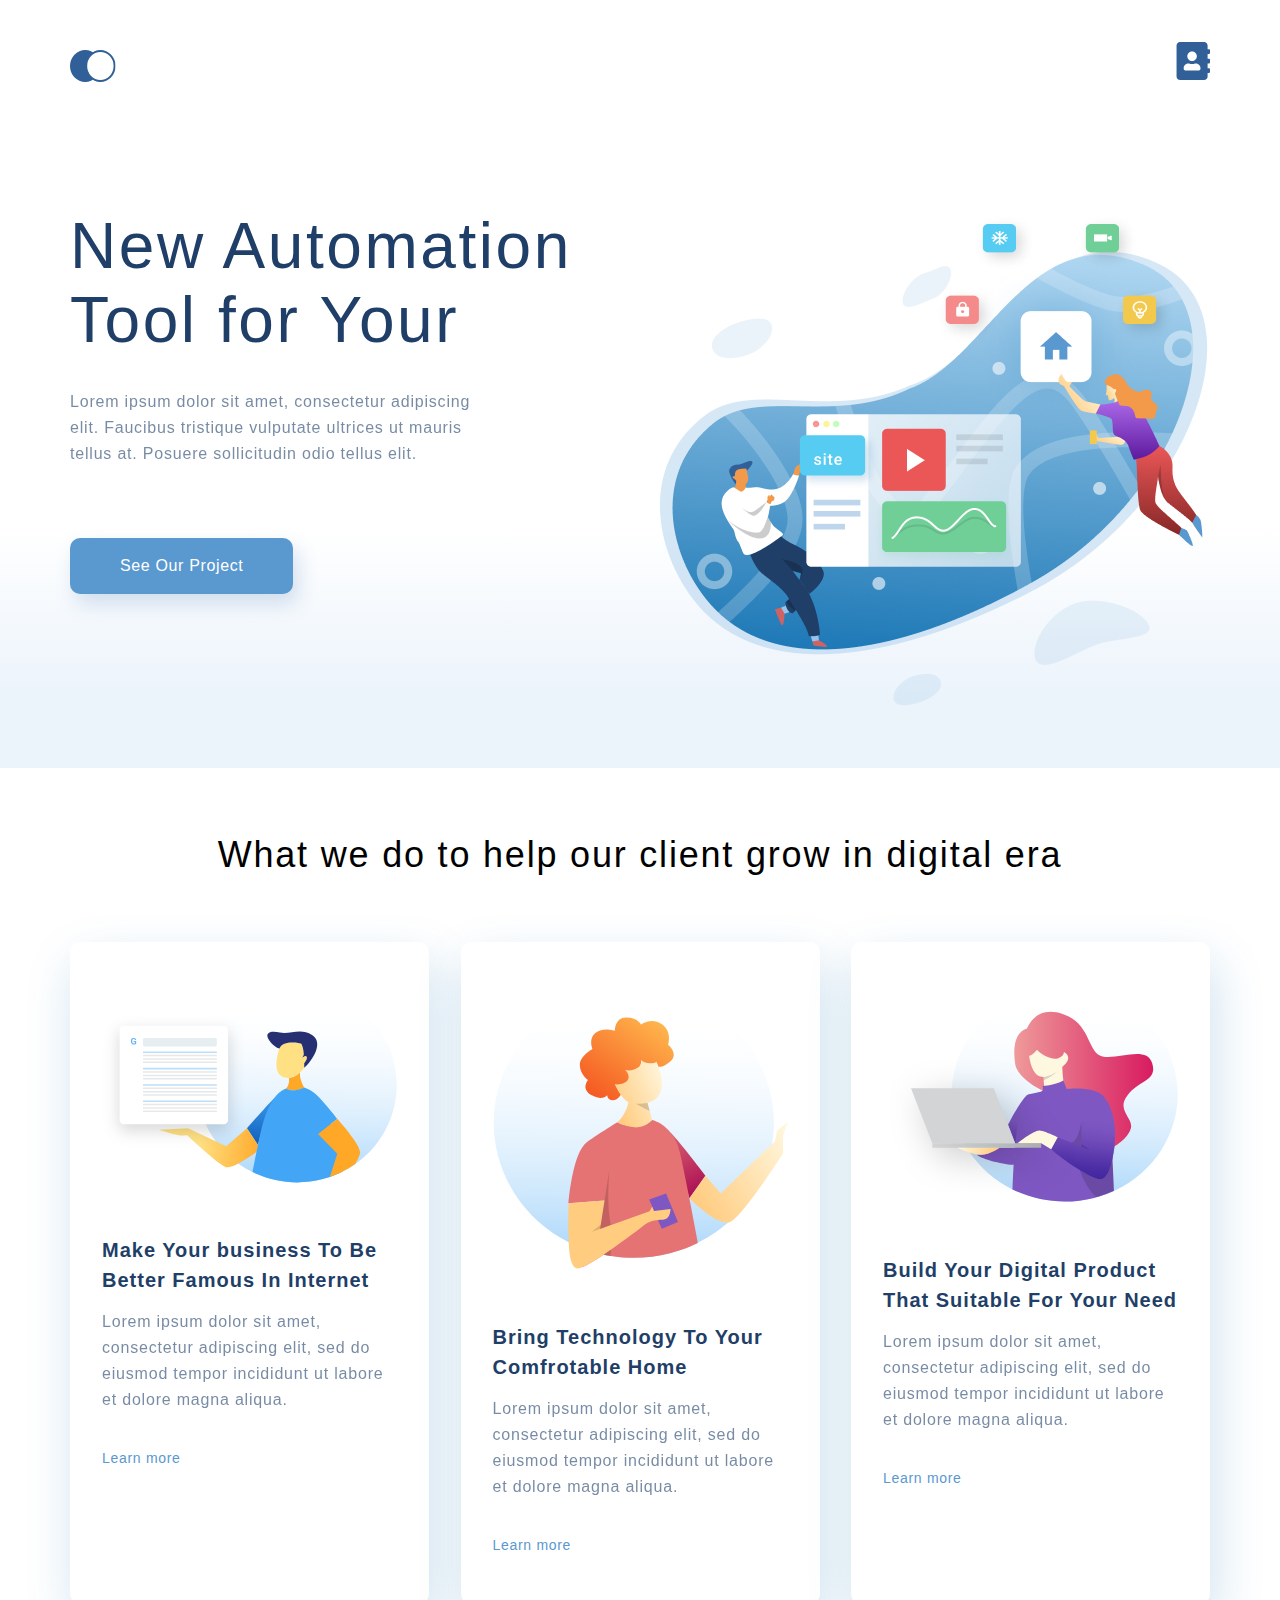
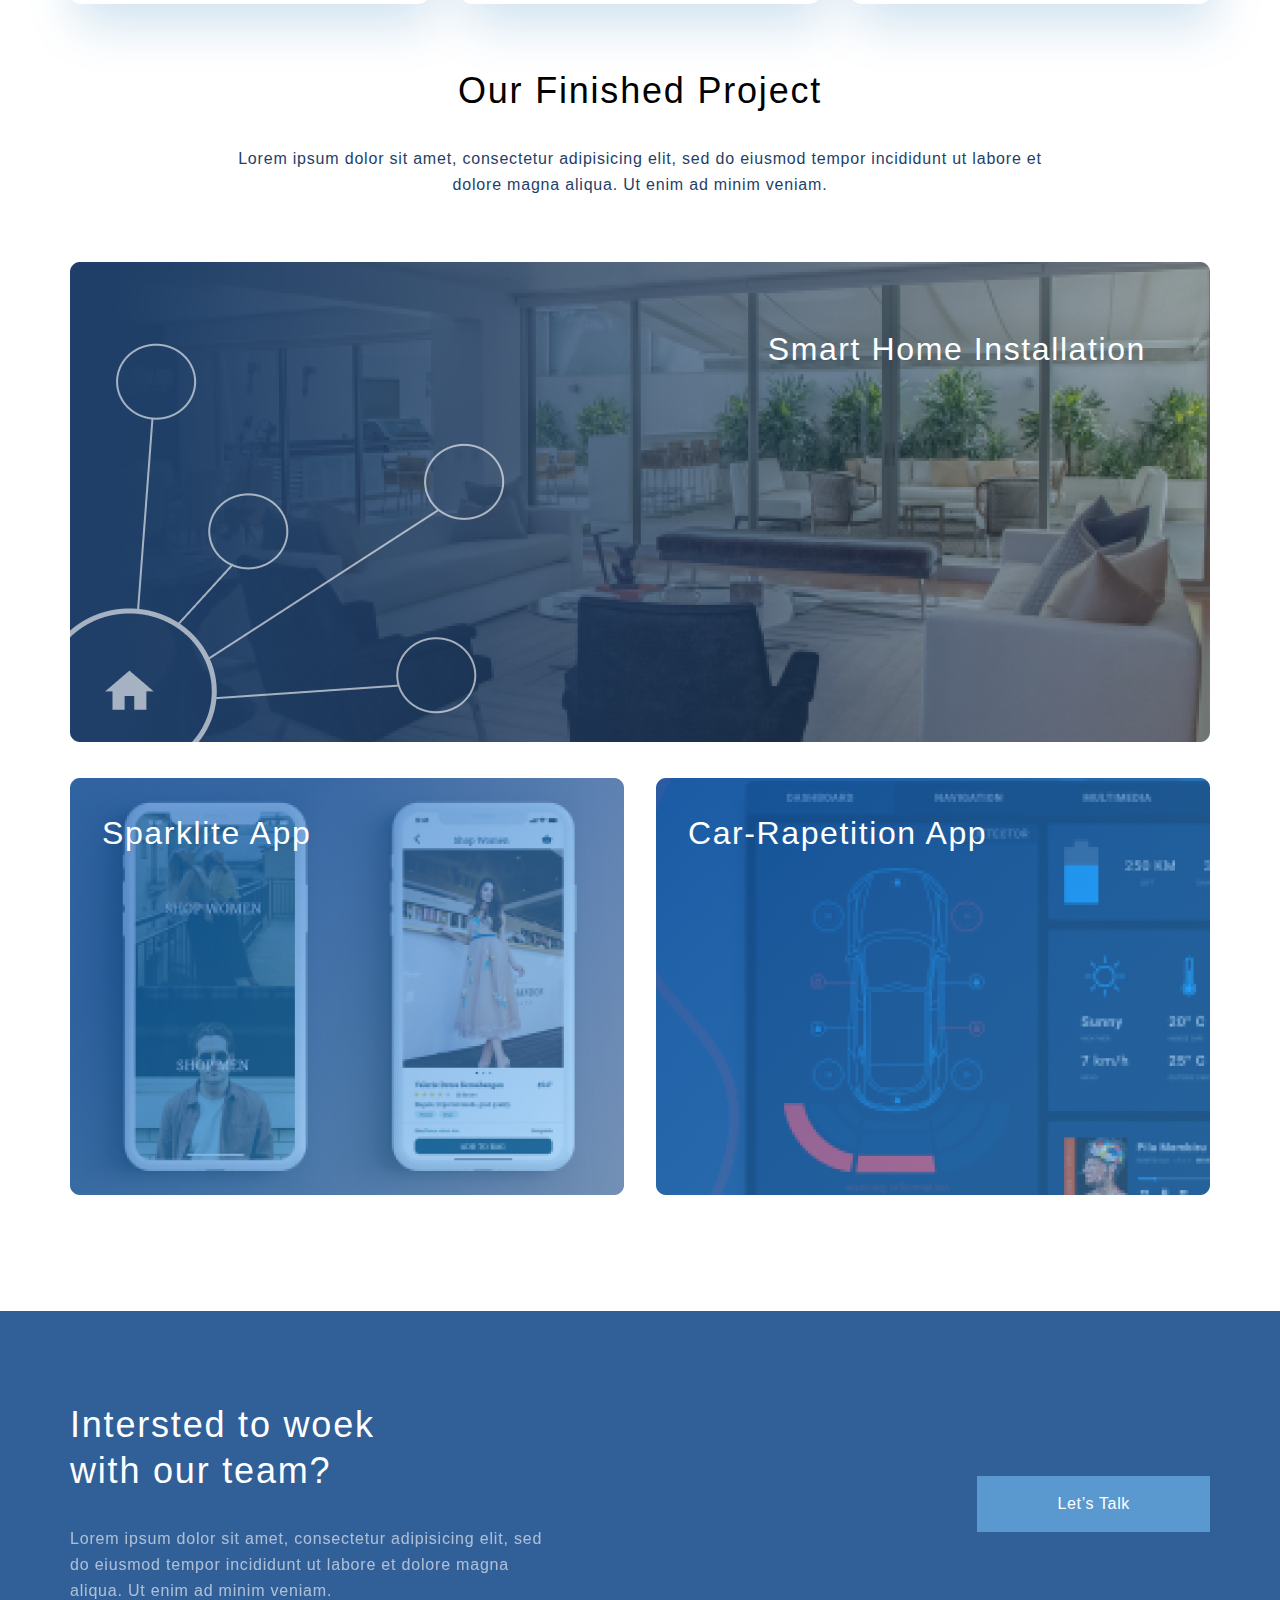
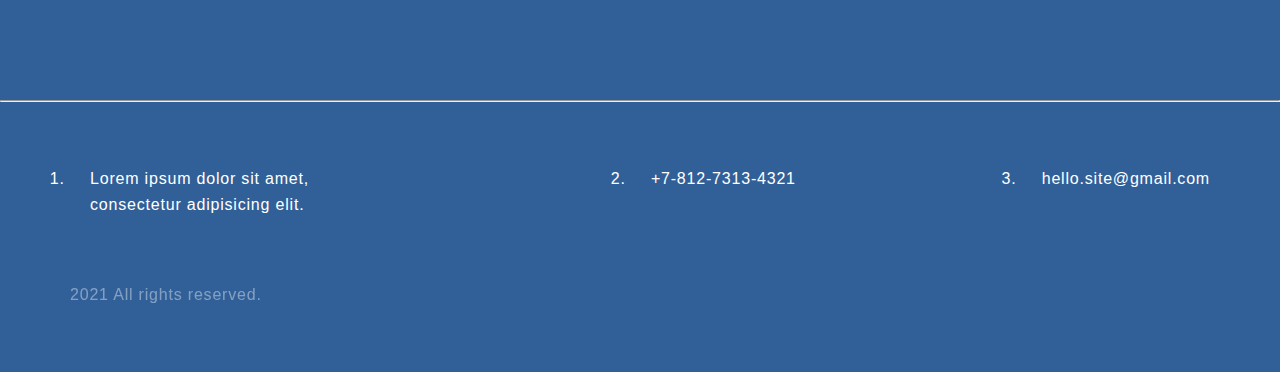
<file: index.html>
<!DOCTYPE html>
<html lang="ru">
<head>
    <meta charset="UTF-8">
    <meta name="viewport" content="width=device-width, initial-scale=1.0">
    <title>Моя первая работа на GeekBrains</title>
    <link rel="stylesheet" href="css/style.css">
</head>
<body>
    <div class="header">
        <div class="container top__box">
            <div class="nav">
                <a href="index.html"><img class="top__img" src="img/Navigation1.svg" alt="Navigation"></a>
                <a href="contacts.html"><img class="top__img" src="img/Navigation2.svg" alt="Navigation"></a>
            </div>
            <div class="top__info">
                <h1 class="top__heading">New Automation Tool for Your </h1>
                <p class="text top__text">Lorem ipsum dolor sit amet, consectetur adipiscing elit. Faucibus tristique vulputate ultrices ut mauris tellus at. Posuere sollicitudin odio tellus elit.</p>
                <a href="#" class="top__button">See Our Project</a>
            </div>
        </div>
    </div>
    <div class="section-skils">
        <div class="container">
            <h3 class="h3__heading">What we do to help our client grow in digital era</h3>
            <div class="wrapper__card">
                <div class="card__box">
                    <img class="section-skils__img" src="img/1.svg" alt="">
                    <h4 class="h4__heading">Make Your business To Be Better Famous In Internet</h4>
                    <p class="text">Lorem ipsum dolor sit amet, consectetur adipiscing elit, sed do eiusmod tempor incididunt ut labore et dolore magna aliqua. </p>
                    <a class="section-skils__a" href="#">Learn more</a>
                </div>
                <div class="card__box">
                    <img class="section-skils__img" src="img/2.svg" alt="">
                    <h4 class="h4__heading">Bring Technology To Your Comfrotable Home</h4>
                    <p class="text">Lorem ipsum dolor sit amet, consectetur adipiscing elit, sed do eiusmod tempor incididunt ut labore et dolore magna aliqua. </p>
                    <a class="section-skils__a" href="#">Learn more</a>
                </div>
                <div class="card__box">
                    <img class="section-skils__img" src="img/3.svg" alt="">
                    <h4 class="h4__heading">Build Your Digital Product That Suitable For Your Need</h4>
                    <p class="text">Lorem ipsum dolor sit amet, consectetur adipiscing elit, sed do eiusmod tempor incididunt ut labore et dolore magna aliqua. </p>
                    <a class="section-skils__a" href="#">Learn more</a>
                </div>
            </div>
        </div>
    </div>
    <div class="section-finished">
        <div class="container project">
            <h3 class="h3__heading">Our Finished Project</h3>
            <p class="text section-finished__text">Lorem ipsum dolor sit amet, consectetur adipisicing elit, sed do eiusmod tempor incididunt ut labore et dolore magna aliqua. Ut enim ad minim veniam.</p>
            <div class="project__item">
                <img class="project__img" src="img/MaskGroup.png" alt="photo">
                <p class="project__text">Smart Home Installation</p>
            </div>
            <div class="project__parent">
                <div class="project__item project__item_margin">
                    <img class="project__img" src="img/MaskGroup2.png" alt="photo">
                    <p class="project__text_left">Sparklite App</p>
                </div>
                <div class="project__item">
                    <img class="project__img" src="img/MaskGroup3.png" alt="photo">
                    <p class="project__text_left">Car-Rapetition App</p>
                </div>
            </div>
        </div>
    </div>
    <div class="footer">
        <div class="container footer__row">
                <div class="footer__box">
                    <h3 class="footer__heading">Intersted to woek with our team?</h3>
                    <p class="footer__text">Lorem ipsum dolor sit amet, consectetur adipisicing elit, sed do eiusmod tempor incididunt ut labore et dolore magna aliqua. Ut enim ad minim veniam.</p>
                </div>
                <div class="footer__box_margin">
                    <a class="footer__button" href="#">Let’s Talk</a>
                </div>
        </div>
        
        <hr>
        <div class="container">
            <div class="contacts">
                <ol class="footer__row footer__ol footer__left">
                    <li class="footer__li">Lorem ipsum dolor sit amet, consectetur adipisicing elit.</li>
                    <li class="footer__li">+7-812-7313-4321</li>
                    <li class="footer__li">hello.site@gmail.com</li>
                </ol>
                <div class="copyright">
                    <p class="copyright__text">2021 All rights reserved.</p>
                </div>
            </div>
        </div>
    </div>
</body>
</html>
</file>
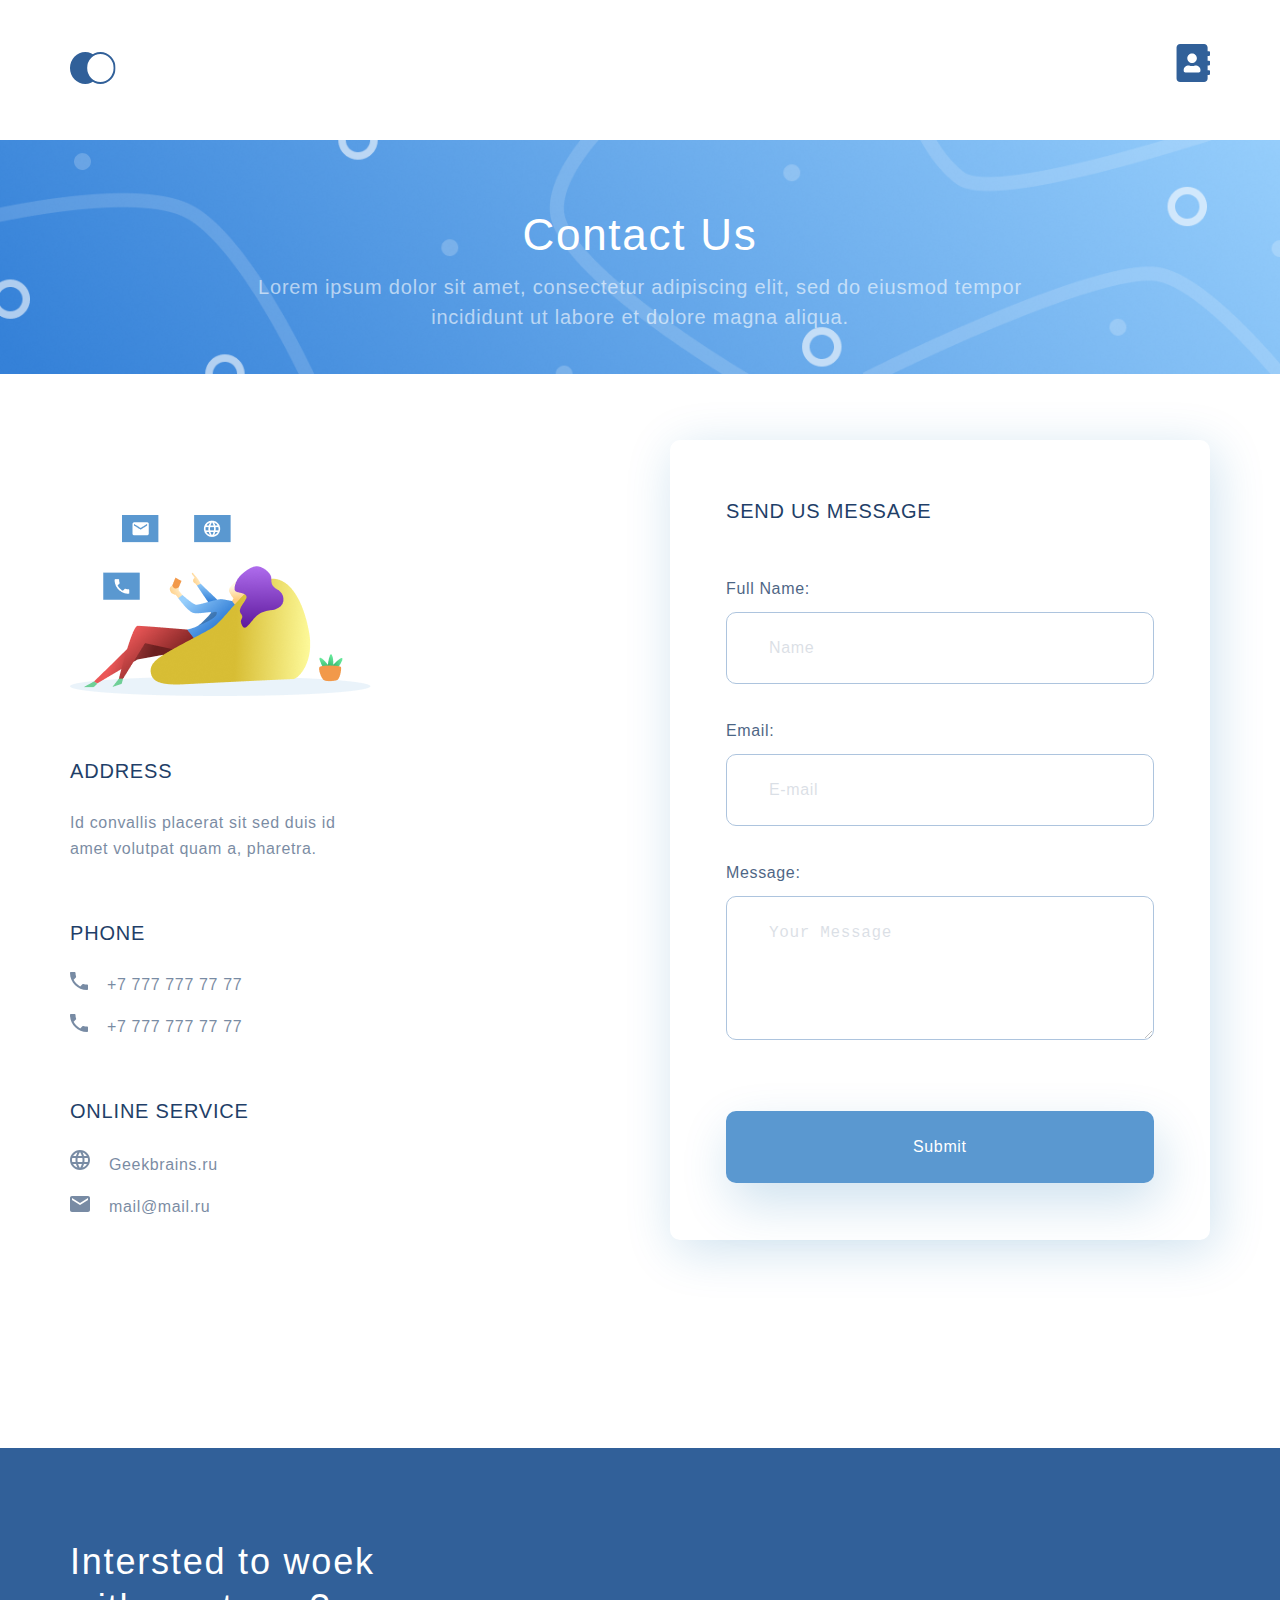
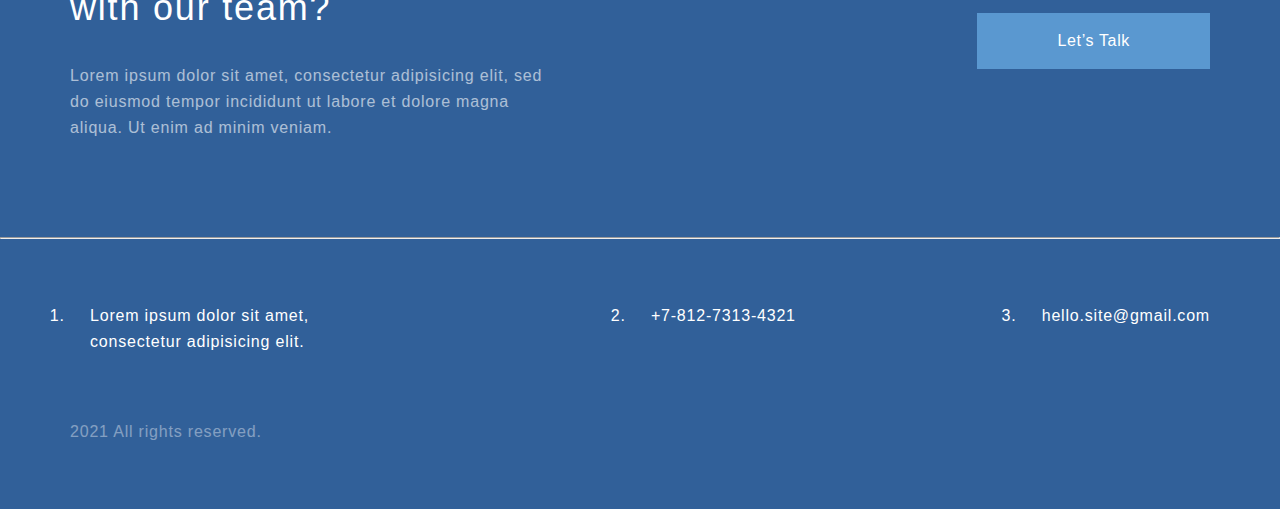
<file: contacts.html>
<!DOCTYPE html>
<html lang="ru">
<head>
    <meta charset="UTF-8">
    <meta name="viewport" content="width=device-width, initial-scale=1.0">
    <title>Моя первая работа на GeekBrains</title>
    <link rel="stylesheet" href="css/style.css">
</head>
<body>
    <div class="top_contacts">
        <div class="container">
            <div class="nav_cont">
                <a href="index.html"><img src="img/Navigation1.svg" alt="Navigation"></a>
                <a href="contacts.html"><img src="img/Navigation2.svg" alt="Navigation"></a>
            </div>
        </div>

            <div class="wrapper_cont">
                <h2 class="cont__heading">Contact Us</h2>
                <p class="cont__text">Lorem ipsum dolor sit amet, consectetur adipiscing elit, sed do eiusmod tempor incididunt ut labore et dolore magna aliqua. </p>
            </div>
    </div>
    <div class="section-contact-us">
        <div class="container full__maps">
            <div class="wrapper">
                <div class="block-contact">
                    <img class="img__block-contact" src="img/cont.png" alt="contacts">
    
                    <div class="block-info">
                        <h4 class="h4-text h4__margin_top">Address</h4>
                        <p class="text__block_info">Id convallis placerat sit sed duis id amet volutpat quam a, pharetra.</p>
                    </div>
                    <div class="block-info">
                        <h4 class="h4-text">Phone</h4>
    
                        <ul>
                            <li class="text__block_info">+7 777 777 77 77</li>
                            <li class="text__block_info">+7 777 777 77 77</li>
                        </ul>
                    </div>
                    <div class="block-info">
                        <h4 class="h4-text">Online service</h4>
    
                        <ul>
                            <li>
                                <a class="text__block_info a__block_info" href="https://geekbrains.ru/">Geekbrains.ru</a>
                            </li>
                            <li>
                                <a class="text__block_info a__block_info bl_info__email" href="mailto:mail@mail.ru">mail@mail.ru</a>
                            </li>
                        </ul>
                    </div>
                </div>
                
                <div class="block-contact">
                    <form class="form__block" action="#">
                        <h4 class="h4-text h4__form__block">Send us message</h4>
                            <span class="form__heading">Full Name:</span> 
                            <br><input class="input" type="text" placeholder="Name"><br>
                            <span class="form__heading">Email:</span> 
                            <br><input class="input" type="email" placeholder="E-mail"><br>
                            <span class="form__heading">Message:</span>
                            <br><textarea class="input form__textarea" cols="30" rows="10" placeholder="Your Message"></textarea><br>
                        <button class="button" type="submit">Submit</button><br>
                    </form>
                </div>
            </div>
            <script async src="https://api-maps.yandex.ru/services/constructor/1.0/js/?um=constructor%3A3a961693c0a10feea0fb1815e2fa1f0fdc27f46adb37098a2971628cfae09bba&amp;height=400&amp;lang=ru_RU&amp;scroll=true"></script>
        </div>
    </div>
    
    <div class="footer">
        <div class="container footer__row">
                <div class="footer__box">
                    <h3 class="footer__heading">Intersted to woek with our team?</h3>
                    <p class="footer__text">Lorem ipsum dolor sit amet, consectetur adipisicing elit, sed do eiusmod tempor incididunt ut labore et dolore magna aliqua. Ut enim ad minim veniam.</p>
                </div>
                <div class="footer__box_margin">
                    <a class="footer__button" href="#">Let’s Talk</a>
                </div>
        </div>
        
        <hr>
        <div class="container">
            <div class="contacts">
                <ol class="footer__row footer__ol">
                    <li class="footer__li">Lorem ipsum dolor sit amet, consectetur adipisicing elit.</li>
                    <li class="footer__li">+7-812-7313-4321</li>
                    <li class="footer__li">hello.site@gmail.com</li>
                </ol>
                <div class="copyright">
                    <p class="copyright__text">2021 All rights reserved.</p>
                </div>
            </div>
        </div>
    </div>
</body>
</file>
<file: css/style.css>
* {
  margin: 0;
  padding: 0;
}

body {
  font-family: sans-serif;
}

.container {
  max-width: 1140px;
  margin: 0 auto;
}

.header {
  height: 768px;
  background: -webkit-gradient(linear, left bottom, left top, color-stop(8.84%, #EBF3FB), color-stop(31.12%, rgba(152, 195, 232, 0)));
  background: linear-gradient(0deg, #EBF3FB 8.84%, rgba(152, 195, 232, 0) 31.12%);
}

.nav {
  display: -webkit-box;
  display: -ms-flexbox;
  display: flex;
  -webkit-box-pack: justify;
      -ms-flex-pack: justify;
          justify-content: space-between;
  padding-top: 42px;
  padding-bottom: 115px;
}

.top__box {
  display: -webkit-box;
  display: -ms-flexbox;
  display: flex;
  -webkit-box-orient: vertical;
  -webkit-box-direction: normal;
      -ms-flex-direction: column;
          flex-direction: column;
  height: 100%;
}

.top__info {
  -webkit-box-flex: 1;
      -ms-flex-positive: 1;
          flex-grow: 1;
  background-image: url(../img/illustration.png);
  background-repeat: no-repeat;
  background-position: right 5px;
}

.top__heading {
  max-width: 510px;
  font-weight: 300;
  font-size: 64px;
  line-height: 74px;
  letter-spacing: 0.04em;
  color: #1F3F68;
  padding-bottom: 32px;
}

.top__text {
  max-width: 425px;
  font-size: 16px;
  line-height: 26px;
  letter-spacing: 0.05em;
  color: #1F3F68;
  opacity: 0.6;
}

.top__button {
  font-size: 16px;
  line-height: 26px;
  text-align: center;
  letter-spacing: 0.04em;
  color: #FFFFFF;
  padding: 15px 50px;
  background: #5A98D0;
  -webkit-box-shadow: 5px 10px 20px rgba(53, 110, 173, 0.2);
          box-shadow: 5px 10px 20px rgba(53, 110, 173, 0.2);
  border-radius: 10px;
  display: inline-block;
  text-decoration: none;
  margin-top: 71px;
}

.section-skils {
  padding-top: 64px;
}

.h3__heading {
  font-weight: 300;
  font-size: 36px;
  line-height: 46px;
  text-align: center;
  letter-spacing: 0.05em;
  color: #000000;
}

.wrapper__card {
  display: -webkit-box;
  display: -ms-flexbox;
  display: flex;
  -webkit-box-pack: justify;
      -ms-flex-pack: justify;
          justify-content: space-between;
  margin: 64px 0;
}

.card__box {
  display: -webkit-box;
  display: -ms-flexbox;
  display: flex;
  -webkit-box-orient: vertical;
  -webkit-box-direction: normal;
      -ms-flex-direction: column;
          flex-direction: column;
  padding: 44px 32px;
  -webkit-box-sizing: border-box;
          box-sizing: border-box;
  max-width: 359px;
  background: #FFFFFF;
  -webkit-box-shadow: 5px 20px 50px rgba(16, 112, 177, 0.2);
          box-shadow: 5px 20px 50px rgba(16, 112, 177, 0.2);
  border-radius: 10px;
}

.h4__heading {
  font-size: 20px;
  line-height: 30px;
  letter-spacing: 0.05em;
  color: #1F3F68;
  padding: 52px 0 14px;
}

.text {
  font-size: 16px;
  line-height: 26px;
  letter-spacing: 0.05em;
  color: #1F3F68;
  opacity: 0.6;
}

.section-skils__a {
  font-size: 14px;
  line-height: 30px;
  letter-spacing: 0.05em;
  color: #5A98D0;
  text-decoration: none;
  padding-top: 30px;
}

.section-finished__text {
  opacity: 1;
  width: 75%;
  margin: 0 auto;
  text-align: center;
  padding: 32px 0 64px;
}

.project__item {
  position: relative;
  -webkit-box-flex: 1;
      -ms-flex-positive: 1;
          flex-grow: 1;
}

.project__item_margin {
  margin-right: 32px;
}

.project__img {
  width: 100%;
}

.project__text {
  font-size: 32px;
  line-height: 46px;
  text-align: right;
  letter-spacing: 0.05em;
  color: #FFFFFF;
  position: absolute;
  top: 64px;
  right: 64px;
}

.project__parent {
  display: -webkit-box;
  display: -ms-flexbox;
  display: flex;
  -webkit-box-pack: justify;
      -ms-flex-pack: justify;
          justify-content: space-between;
  margin-top: 32px;
}

.project__text_left {
  font-size: 32px;
  line-height: 46px;
  text-align: right;
  letter-spacing: 0.05em;
  color: #FFFFFF;
  position: absolute;
  top: 32px;
  left: 32px;
}

.footer {
  background: #316099;
  padding-top: 91px;
  margin-top: 112px;
}

.footer__heading {
  max-width: 340px;
  font-size: 36px;
  line-height: 46px;
  letter-spacing: 0.05em;
  color: #FFFFFF;
  font-weight: normal;
}

.footer__text {
  font-size: 16px;
  line-height: 26px;
  letter-spacing: 0.05em;
  color: #FFFFFF;
  opacity: 0.6;
  margin-top: 32px;
  margin-bottom: 96px;
  max-width: 495px;
}

.footer__button {
  font-size: 16px;
  line-height: 26px;
  text-align: center;
  letter-spacing: 0.04em;
  color: #FFFFFF;
  background: #5A98D0;
  padding: 15px 80px;
  text-decoration: none;
  display: inline-block;
}

.footer__row {
  display: -webkit-box;
  display: -ms-flexbox;
  display: flex;
  -webkit-box-pack: justify;
      -ms-flex-pack: justify;
          justify-content: space-between;
}

.footer__box_margin {
  margin-top: 74px;
}

.footer__li {
  font-size: 16px;
  line-height: 26px;
  letter-spacing: 0.05em;
  color: #FFFFFF;
  max-width: 315px;
  padding-left: 20px;
  margin-top: 64px;
}

.copyright__text {
  font-size: 16px;
  line-height: 26px;
  letter-spacing: 0.05em;
  color: #FFFFFF;
  opacity: 0.4;
  padding: 64px 0;
}

@media (max-width: 1024px) {
  .container {
    padding: 0 32px;
  }
  .nav {
    padding-bottom: 120px;
  }
  .top__info {
    background-position: right 165px;
    background-size: 44%;
  }
  .wrapper__card {
    -webkit-box-orient: vertical;
    -webkit-box-direction: normal;
        -ms-flex-direction: column;
            flex-direction: column;
    -webkit-box-align: center;
        -ms-flex-align: center;
            align-items: center;
  }
  .card__box {
    margin-bottom: 32px;
  }
  .footer__row {
    -webkit-box-pack: center;
        -ms-flex-pack: center;
            justify-content: center;
  }
  .footer__text {
    max-width: 336px;
  }
  .footer__button {
    padding: 3px 30px;
  }
  .footer__box_margin {
    margin-left: 51px;
  }
  .footer__ol {
    -webkit-box-orient: vertical;
    -webkit-box-direction: normal;
        -ms-flex-direction: column;
            flex-direction: column;
    padding-left: 233px;
  }
  .copyright {
    padding-left: 209px;
  }
}

@media (max-width: 768px) {
  .footer__ol {
    padding-left: 124px;
  }
  .copyright {
    padding-left: 104px;
  }
}

@media (max-width: 376px) {
  .container {
    padding: 0 16px;
  }
  .header {
    min-height: 376px;
    height: 0;
  }
  .nav {
    padding-top: 24px;
    padding-bottom: 36px;
  }
  .top__heading {
    font-size: 32px;
    line-height: 37px;
    text-align: center;
    padding-bottom: 12px;
  }
  .top__text {
    font-size: 16px;
  }
  .top__info {
    background-image: none;
    text-align: center;
  }
  .top__button {
    font-size: 12px;
    padding: 0 8px;
    margin-top: 32px;
    margin-bottom: 41px;
  }
  .h3__heading {
    font-size: 24px;
    line-height: 28px;
  }
  .section-skils {
    padding-top: 48px;
  }
  .wrapper__card {
    margin: 32px 0;
  }
  .section-finished__text {
    width: 100%;
    padding: 32px 0 64px;
  }
  .project__text {
    font-size: 16px;
    top: 16px;
    right: 16px;
    line-height: 19px;
  }
  .project__parent {
    -webkit-box-orient: vertical;
    -webkit-box-direction: normal;
        -ms-flex-direction: column;
            flex-direction: column;
    margin-top: 16px;
  }
  .project__item_margin {
    margin-right: 0;
    margin-bottom: 16px;
  }
  .project__text_left {
    font-size: 16px;
    line-height: 19px;
    top: 26px;
    left: 16px;
  }
  .footer {
    margin-top: 64px;
    padding-top: 18px;
  }
  .footer__row {
    -webkit-box-orient: vertical;
    -webkit-box-direction: normal;
        -ms-flex-direction: column;
            flex-direction: column;
    -webkit-box-align: center;
        -ms-flex-align: center;
            align-items: center;
  }
  .footer__heading {
    font-size: 24px;
    line-height: 28px;
    text-align: center;
  }
  .footer__text {
    text-align: center;
    max-width: 100%;
    margin-bottom: 40px;
  }
  .footer__box_margin {
    margin: 0 0 41px;
  }
  .footer__left {
    -webkit-box-align: start;
        -ms-flex-align: start;
            align-items: flex-start;
  }
  .footer__ol {
    padding-left: 20px;
    padding-top: 32px;
  }
  .footer__li {
    padding-bottom: 18px;
    padding-left: 0;
    margin-top: 0;
  }
  .copyright {
    padding-left: 0;
  }
  .copyright__text {
    text-align: center;
    padding: 0;
    padding-bottom: 32px;
  }
}

/*Contacts*/
.nav_cont {
  display: -webkit-box;
  display: -ms-flexbox;
  display: flex;
  -webkit-box-pack: justify;
      -ms-flex-pack: justify;
          justify-content: space-between;
  padding: 44px 0;
}

.wrapper_cont {
  background-image: url(../img/cont_fon.png);
  background-repeat: no-repeat;
  background-size: 100%;
  height: 250px;
  display: -webkit-box;
  display: -ms-flexbox;
  display: flex;
  -webkit-box-orient: vertical;
  -webkit-box-direction: normal;
      -ms-flex-direction: column;
          flex-direction: column;
  -webkit-box-align: center;
      -ms-flex-align: center;
          align-items: center;
  -webkit-box-pack: center;
      -ms-flex-pack: center;
          justify-content: center;
}

.cont__heading {
  font-weight: 500;
  font-size: 44px;
  line-height: 74px;
  text-align: center;
  letter-spacing: 0.04em;
  color: #FFFFFF;
}

.cont__text {
  font-size: 20px;
  line-height: 30px;
  text-align: center;
  letter-spacing: 0.04em;
  color: rgba(255, 255, 255, 0.6);
  max-width: 780px;
}

.section-contact-us {
  margin-top: 50px;
}

.wrapper {
  display: -webkit-box;
  display: -ms-flexbox;
  display: flex;
  -webkit-box-pack: justify;
      -ms-flex-pack: justify;
          justify-content: space-between;
}

.h4-text {
  font-weight: 500;
  font-size: 20px;
  line-height: 30px;
  letter-spacing: 0.04em;
  color: #1F3F68;
  text-transform: uppercase;
  padding-top: 40px;
  padding-bottom: 24px;
}

.text__block_info {
  width: 300px;
  font-weight: 300;
  font-size: 16px;
  line-height: 26px;
  letter-spacing: 0.04em;
  color: #1F3F68;
  opacity: 0.6;
  list-style-type: none;
  padding-bottom: 16px;
}

ul {
  list-style-type: none;
}

li.text__block_info::before {
  content: url(../img/tel.svg);
  padding-right: 19px;
}

.a__block_info {
  display: inline-block;
  text-decoration: none;
}

.a__block_info::before {
  content: url(../img/site.svg);
  padding-right: 19px;
}

.bl_info__email::before {
  content: url(../img/email.svg);
}

.img__block-contact {
  margin-top: 75px;
}

.h4__margin_top {
  padding-top: 56px;
}

.form__block {
  width: 540px;
  height: 800px;
  background: #FFFFFF;
  -webkit-box-shadow: 5px 10px 50px rgba(16, 112, 177, 0.2);
          box-shadow: 5px 10px 50px rgba(16, 112, 177, 0.2);
  border-radius: 10px;
  -webkit-box-sizing: border-box;
          box-sizing: border-box;
  padding: 56px;
  margin-bottom: 96px;
}

.form__heading {
  font-size: 16px;
  line-height: 30px;
  letter-spacing: 0.04em;
  color: #1F3F68;
  opacity: 0.8;
}

.h4__form__block {
  padding-top: 0;
  padding-bottom: 48px;
}

.input {
  min-width: 428px;
  min-height: 72px;
  opacity: 0.4;
  border: 1px solid #356EAD;
  -webkit-box-sizing: border-box;
          box-sizing: border-box;
  border-radius: 10px;
  margin-top: 8px;
  margin-bottom: 32px;
  padding: 21px 42px;
}

.input::-webkit-input-placeholder {
  font-weight: 300;
  font-size: 16px;
  line-height: 30px;
  letter-spacing: 0.04em;
  color: #1F3F68;
  opacity: 0.4;
}

.input:-ms-input-placeholder {
  font-weight: 300;
  font-size: 16px;
  line-height: 30px;
  letter-spacing: 0.04em;
  color: #1F3F68;
  opacity: 0.4;
}

.input::-ms-input-placeholder {
  font-weight: 300;
  font-size: 16px;
  line-height: 30px;
  letter-spacing: 0.04em;
  color: #1F3F68;
  opacity: 0.4;
}

.input::placeholder {
  font-weight: 300;
  font-size: 16px;
  line-height: 30px;
  letter-spacing: 0.04em;
  color: #1F3F68;
  opacity: 0.4;
}

.form__textarea {
  height: 144px;
}

.button {
  font-weight: 500;
  font-size: 16px;
  line-height: 26px;
  text-align: center;
  letter-spacing: 0.04em;
  color: #FFFFFF;
  padding: 23px 187px;
  background: #5A98D0;
  -webkit-box-shadow: 5px 20px 50px rgba(16, 112, 177, 0.2);
          box-shadow: 5px 20px 50px rgba(16, 112, 177, 0.2);
  border-radius: 10px;
  border: none;
  display: inline-block;
  margin-top: 35px;
}

@media (max-width: 1024px) {
  .wrapper_cont {
    background-size: 1400px;
  }
  .wrapper {
    -webkit-box-orient: vertical;
    -webkit-box-direction: normal;
        -ms-flex-direction: column;
            flex-direction: column;
    -webkit-box-align: center;
        -ms-flex-align: center;
            align-items: center;
    -webkit-box-pack: center;
        -ms-flex-pack: center;
            justify-content: center;
  }
  .cont__text {
    max-width: 520px;
  }
  .form__block {
    margin-top: 64px;
  }
  .full__maps {
    padding: 0;
  }
}

@media (max-width: 375px) {
  .cont__heading {
    font-weight: 500;
    font-size: 24px;
    line-height: 28px;
    text-align: center;
    letter-spacing: 0.04em;
    color: #FFFFFF;
    padding-bottom: 32px;
  }
  .cont__text {
    font-size: 16px;
    line-height: 30px;
    text-align: center;
    color: rgba(255, 255, 255, 0.6);
  }
  .img__block-contact {
    margin-top: 5px;
  }
  .form__block {
    width: 330px;
    height: 635px;
    padding: 36px;
    margin-bottom: 35px;
  }
  .input {
    width: 256px;
    height: 46px;
    min-width: 0;
    min-height: 0;
    padding: 0;
  }
  .input::-webkit-input-placeholder {
    padding-left: 22px;
  }
  .input:-ms-input-placeholder {
    padding-left: 22px;
  }
  .input::-ms-input-placeholder {
    padding-left: 22px;
  }
  .input::placeholder {
    padding-left: 22px;
  }
  .form__textarea {
    height: 92px;
  }
  .button {
    padding: 10px 100px;
  }
}
/*# sourceMappingURL=style.css.map */
</file>
